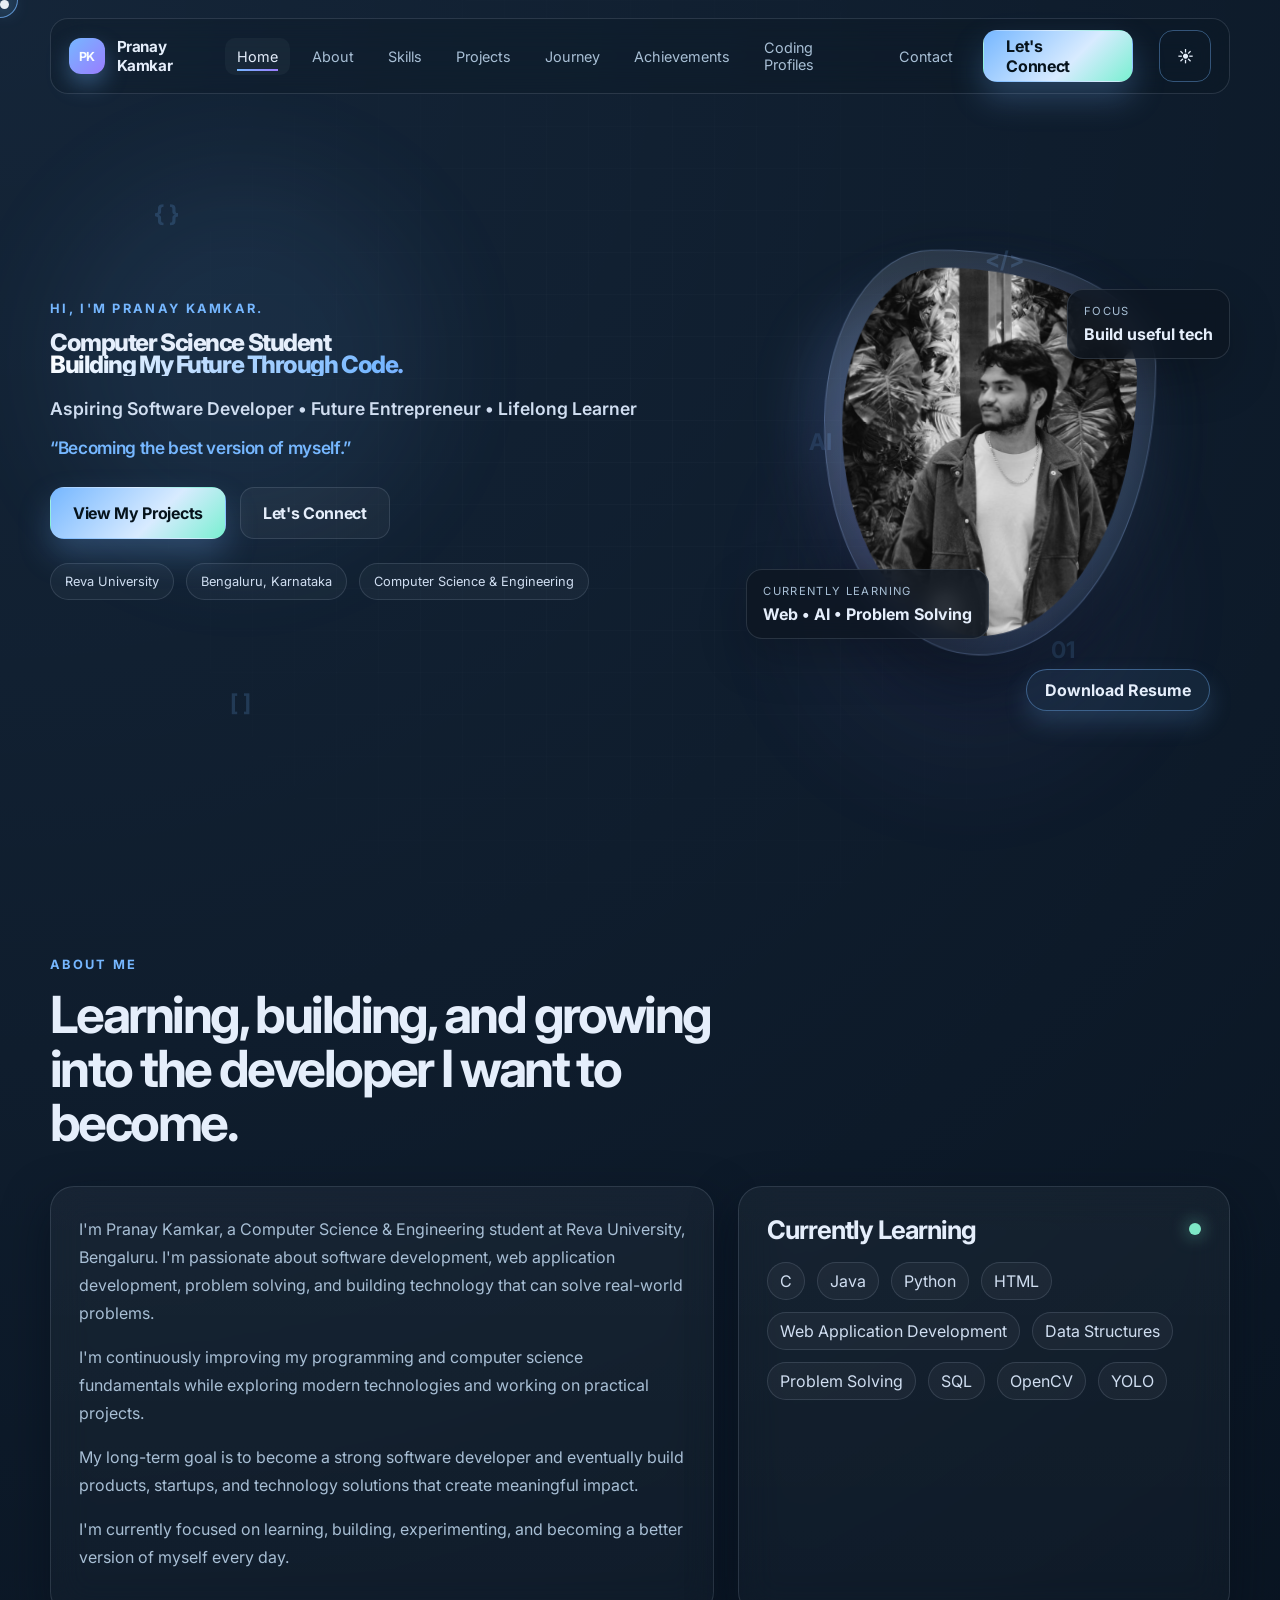
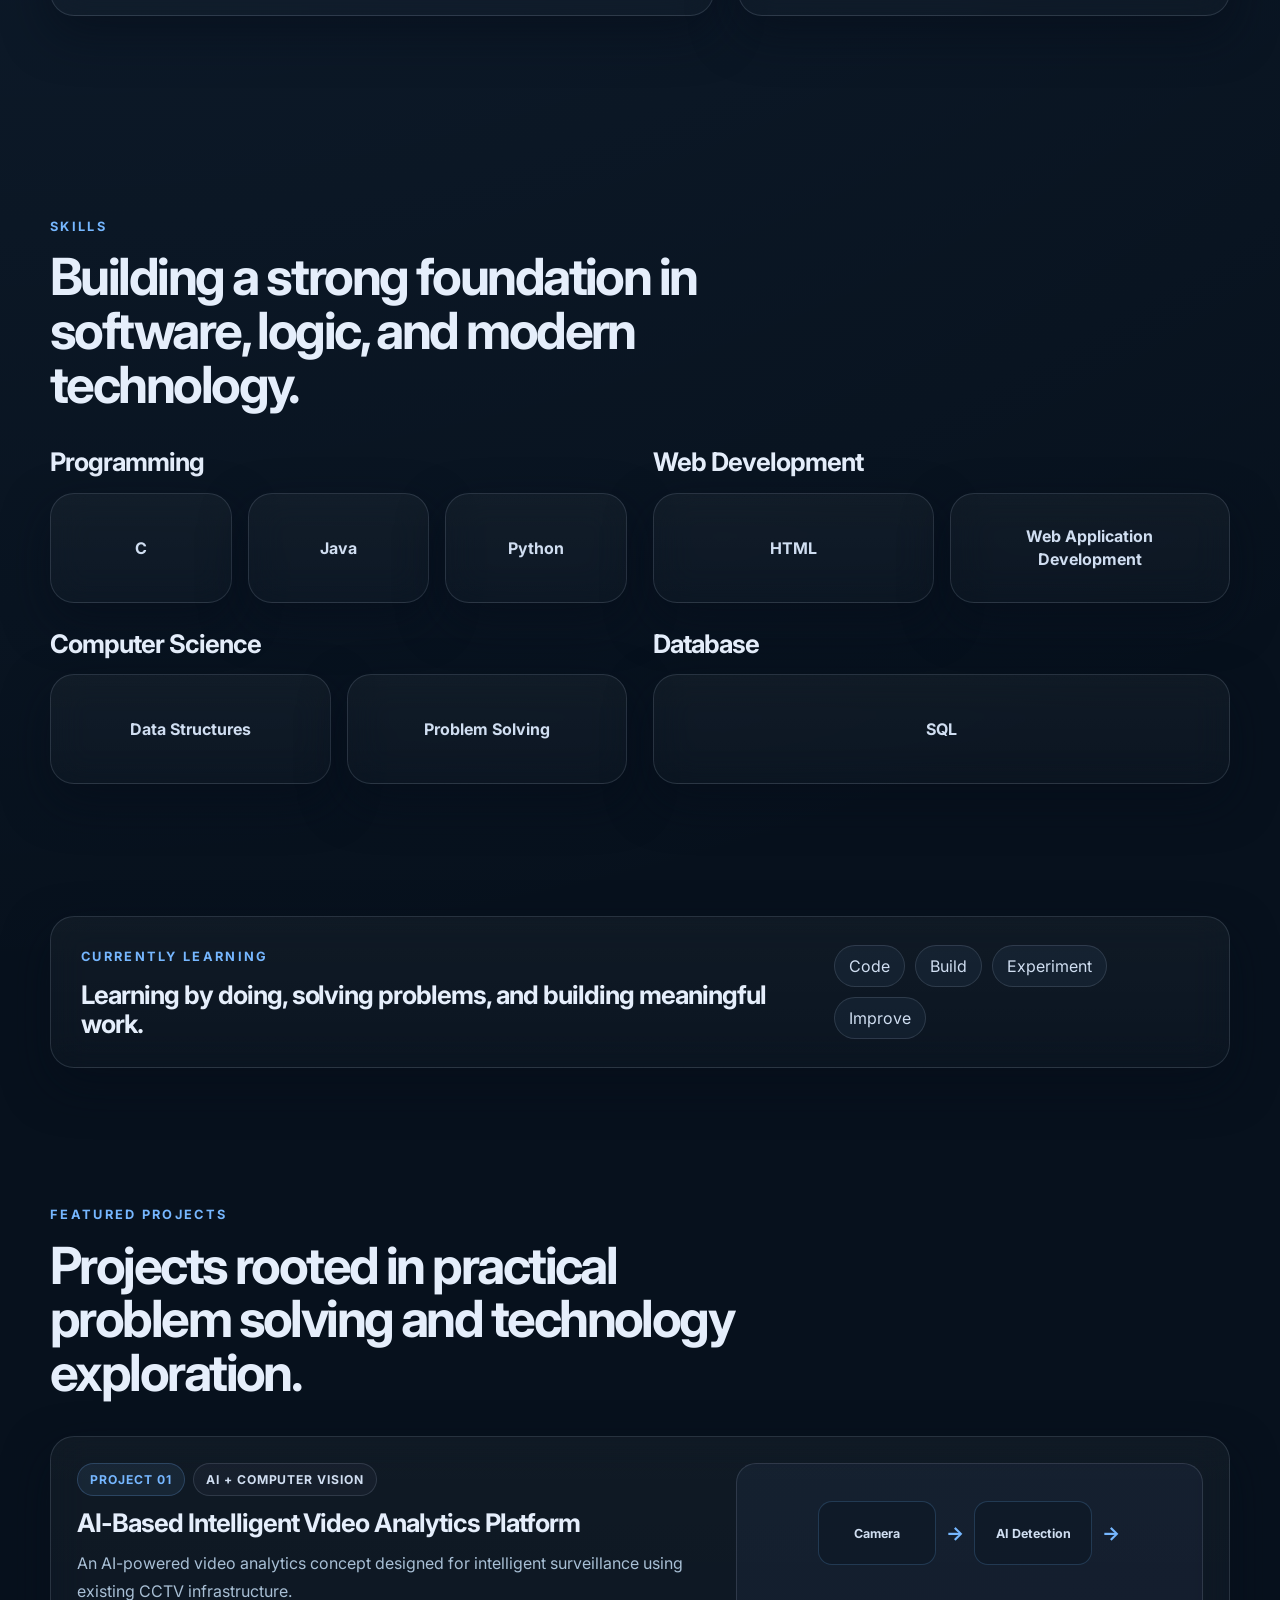
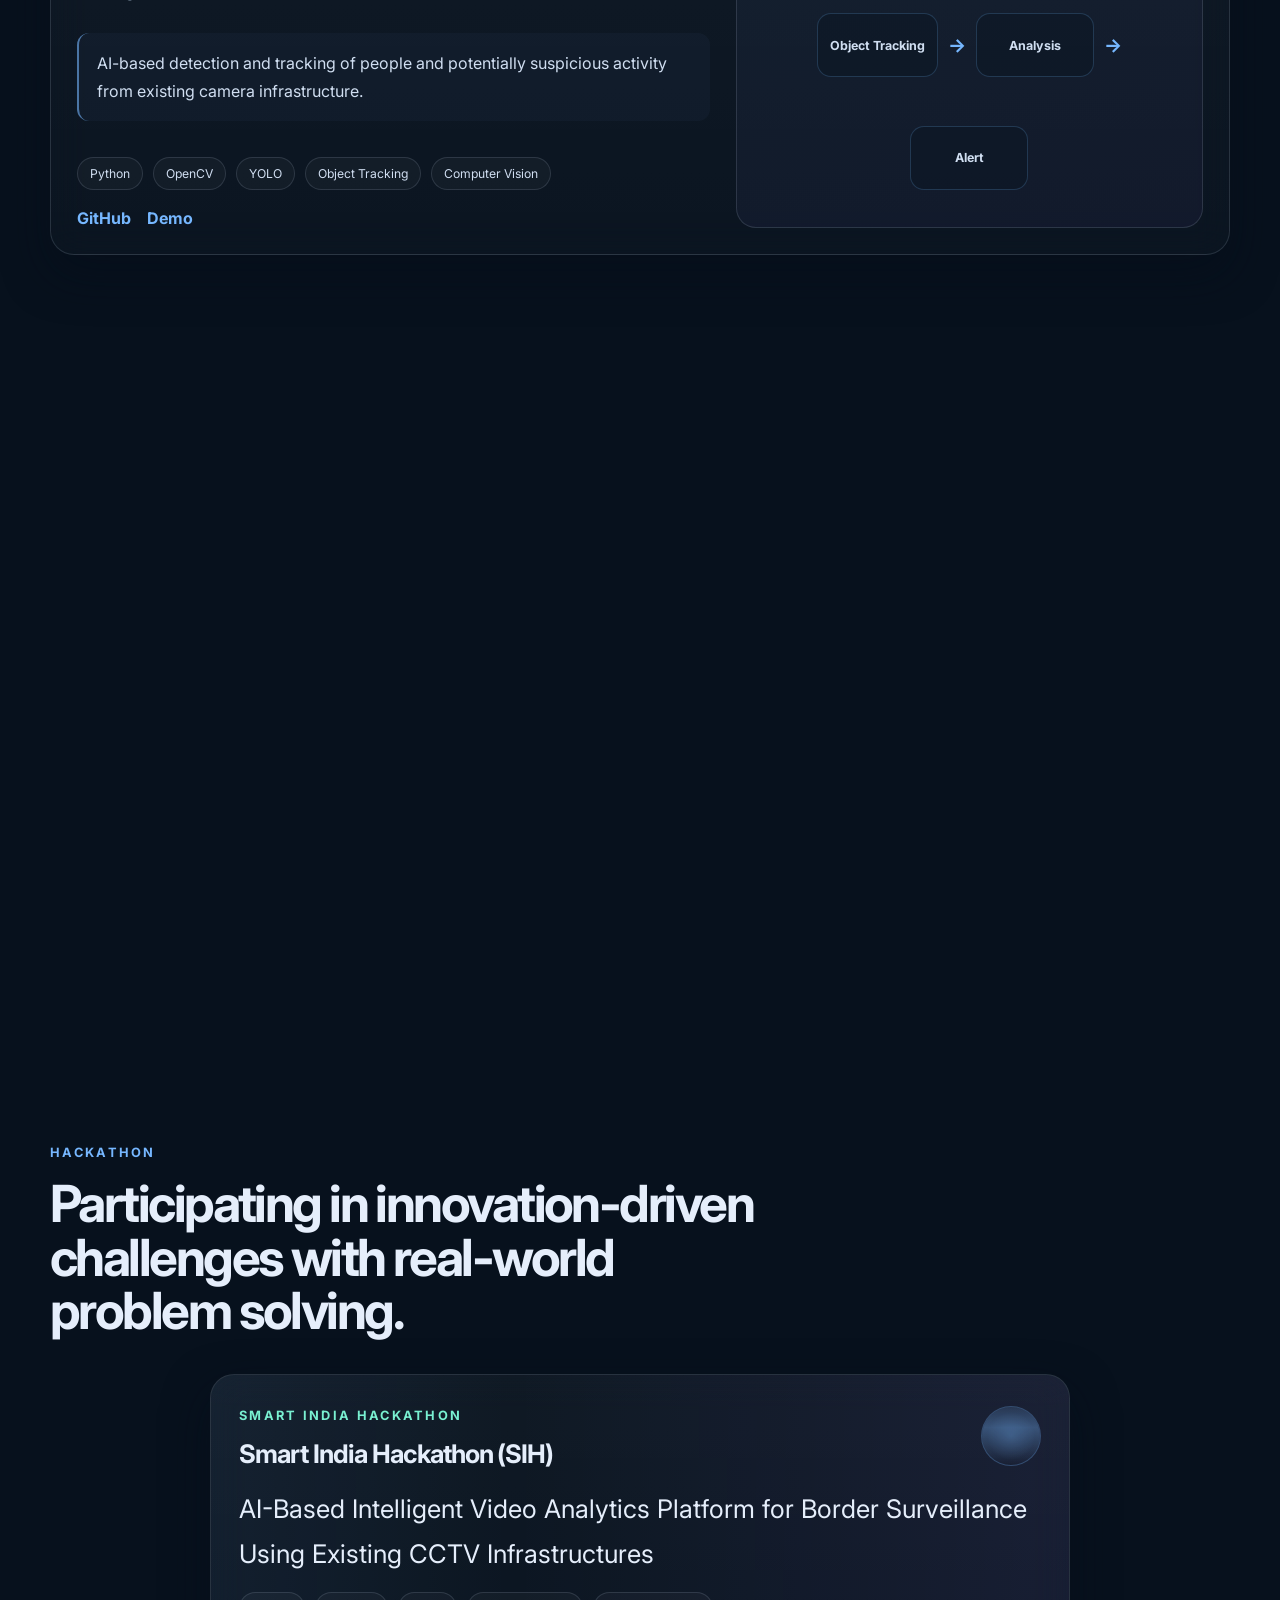
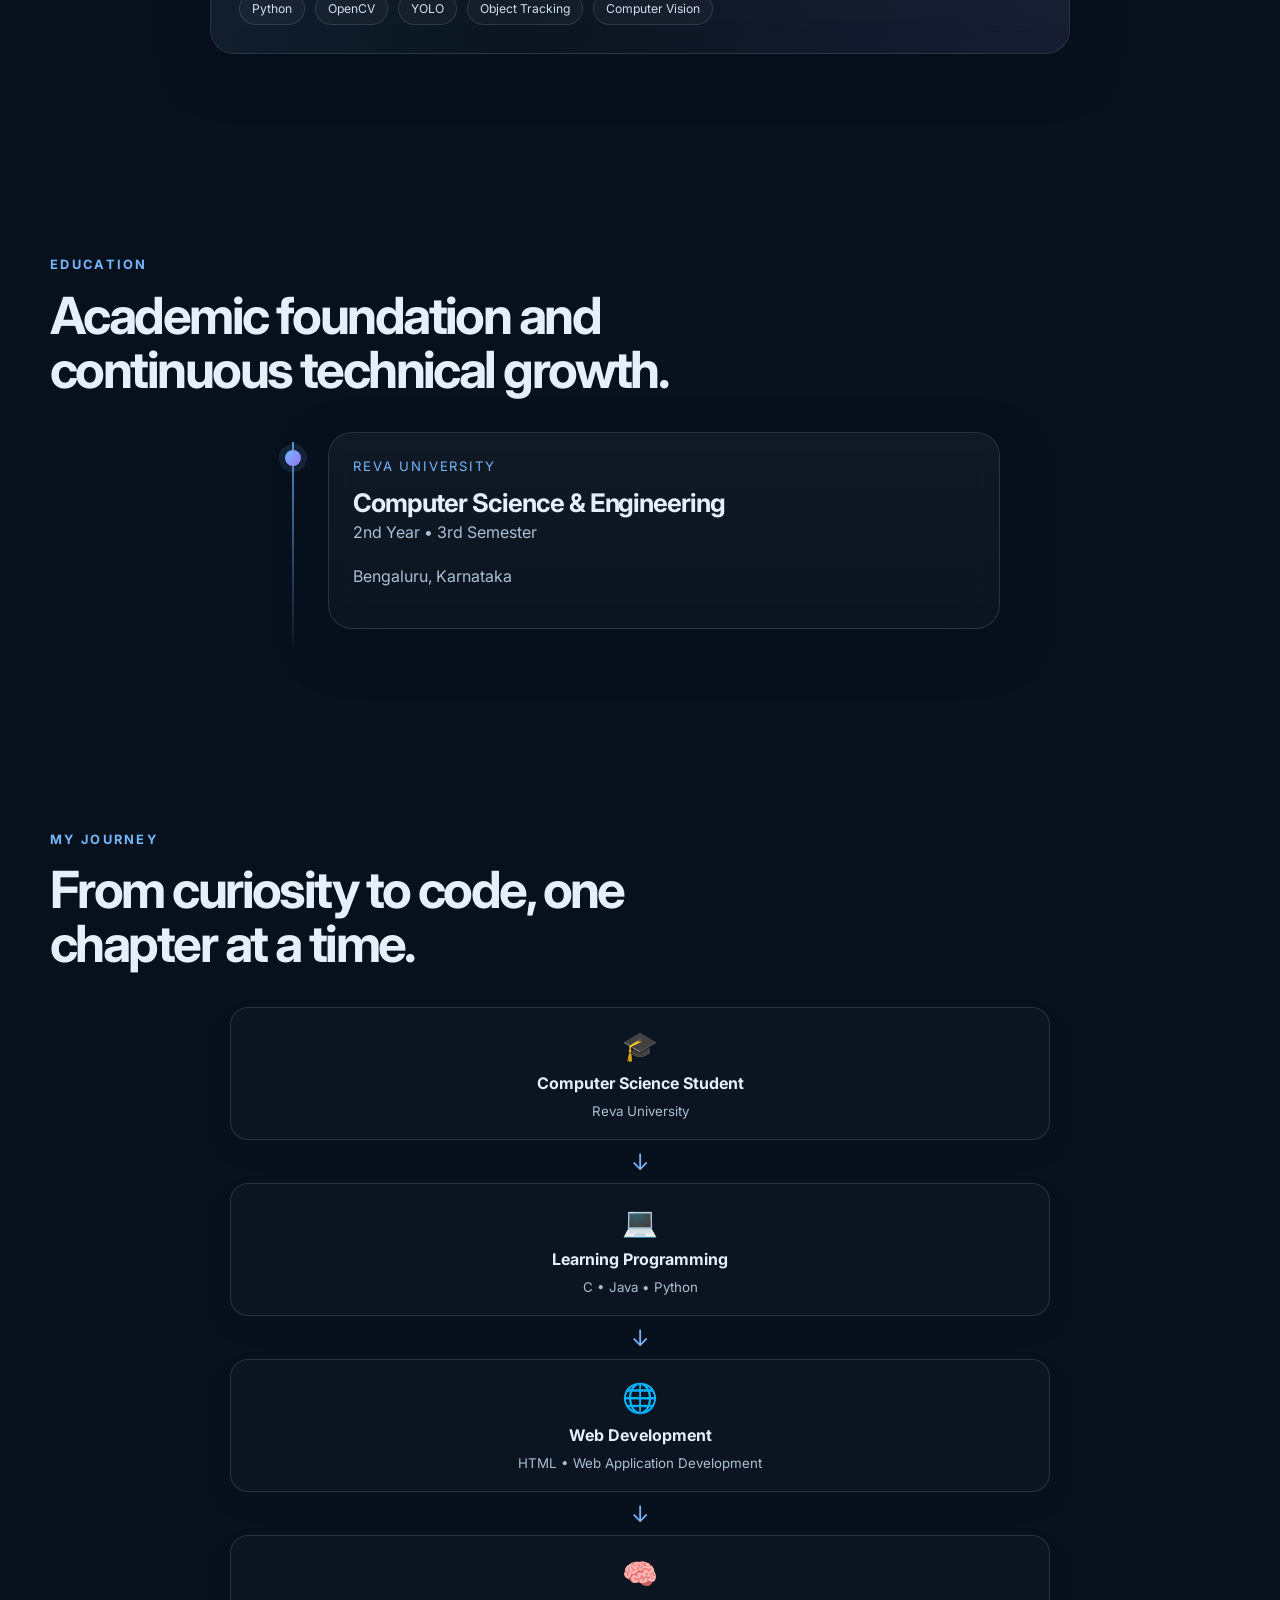
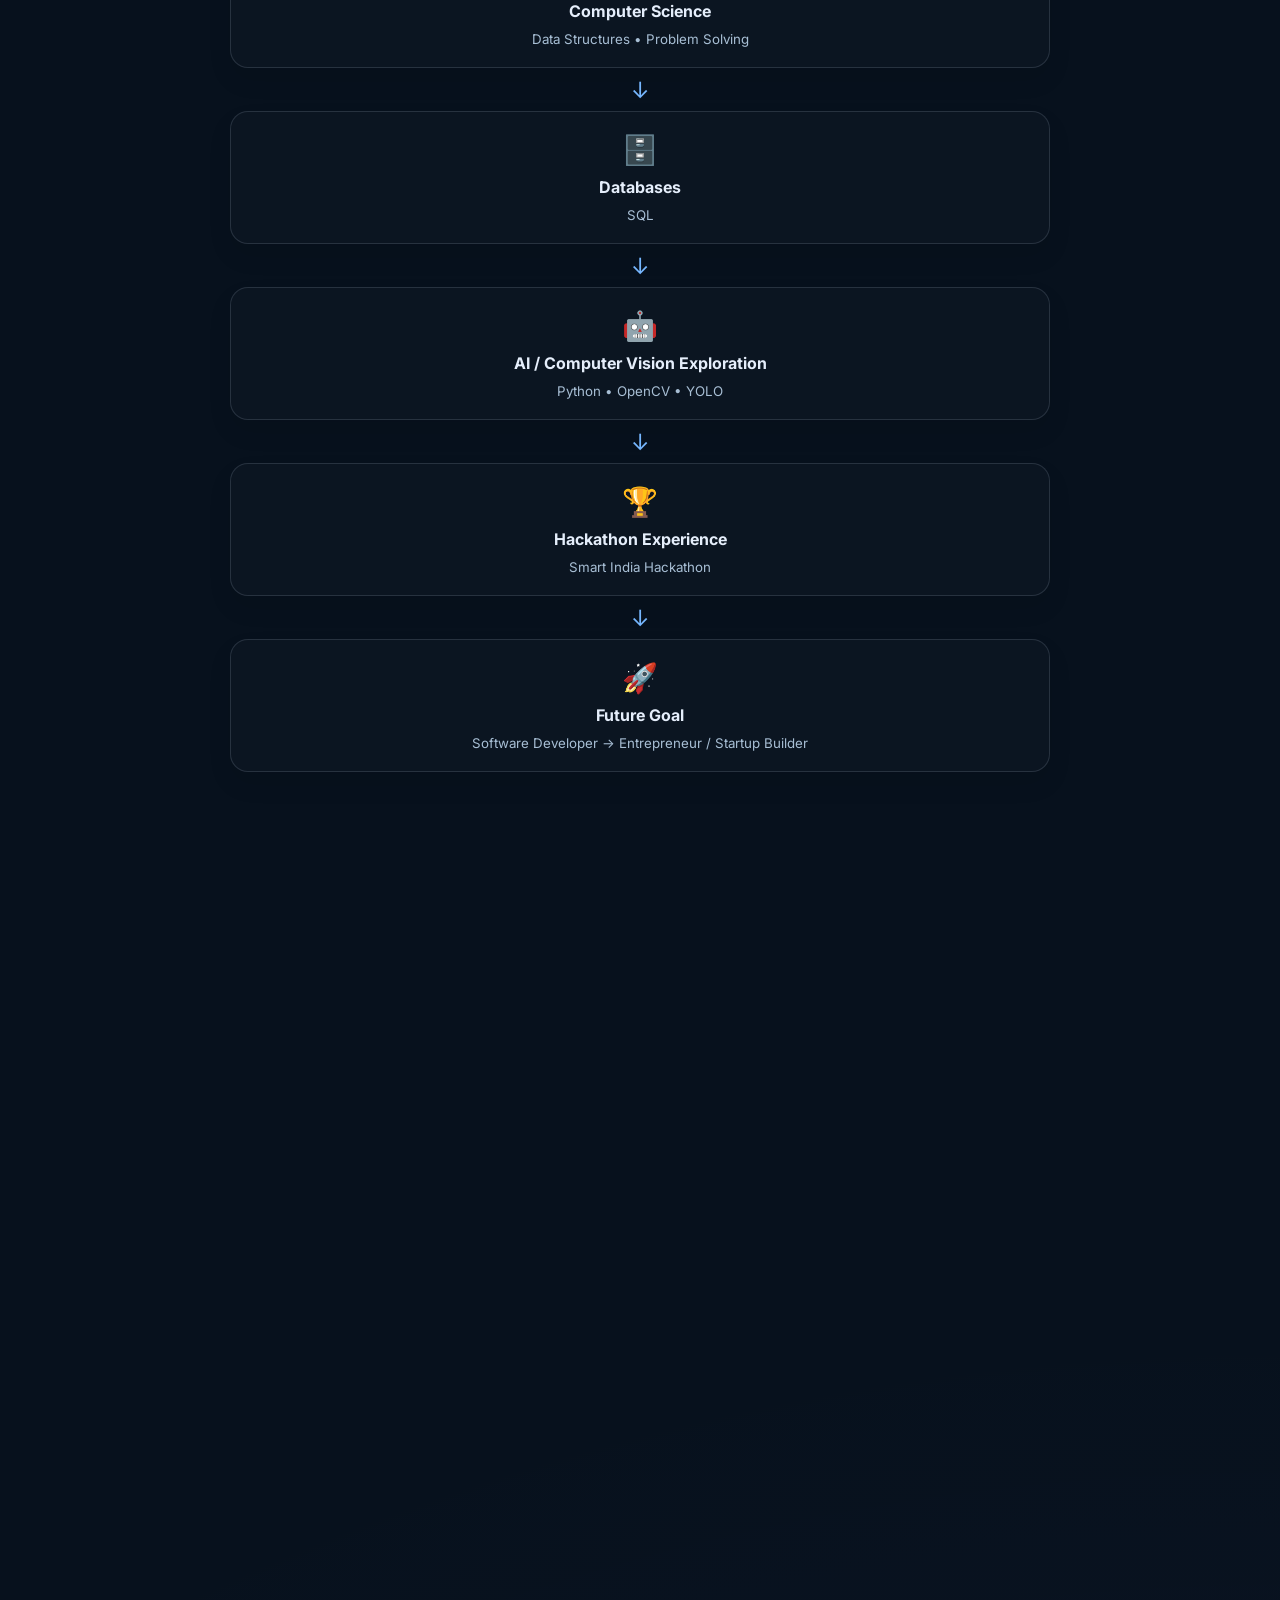
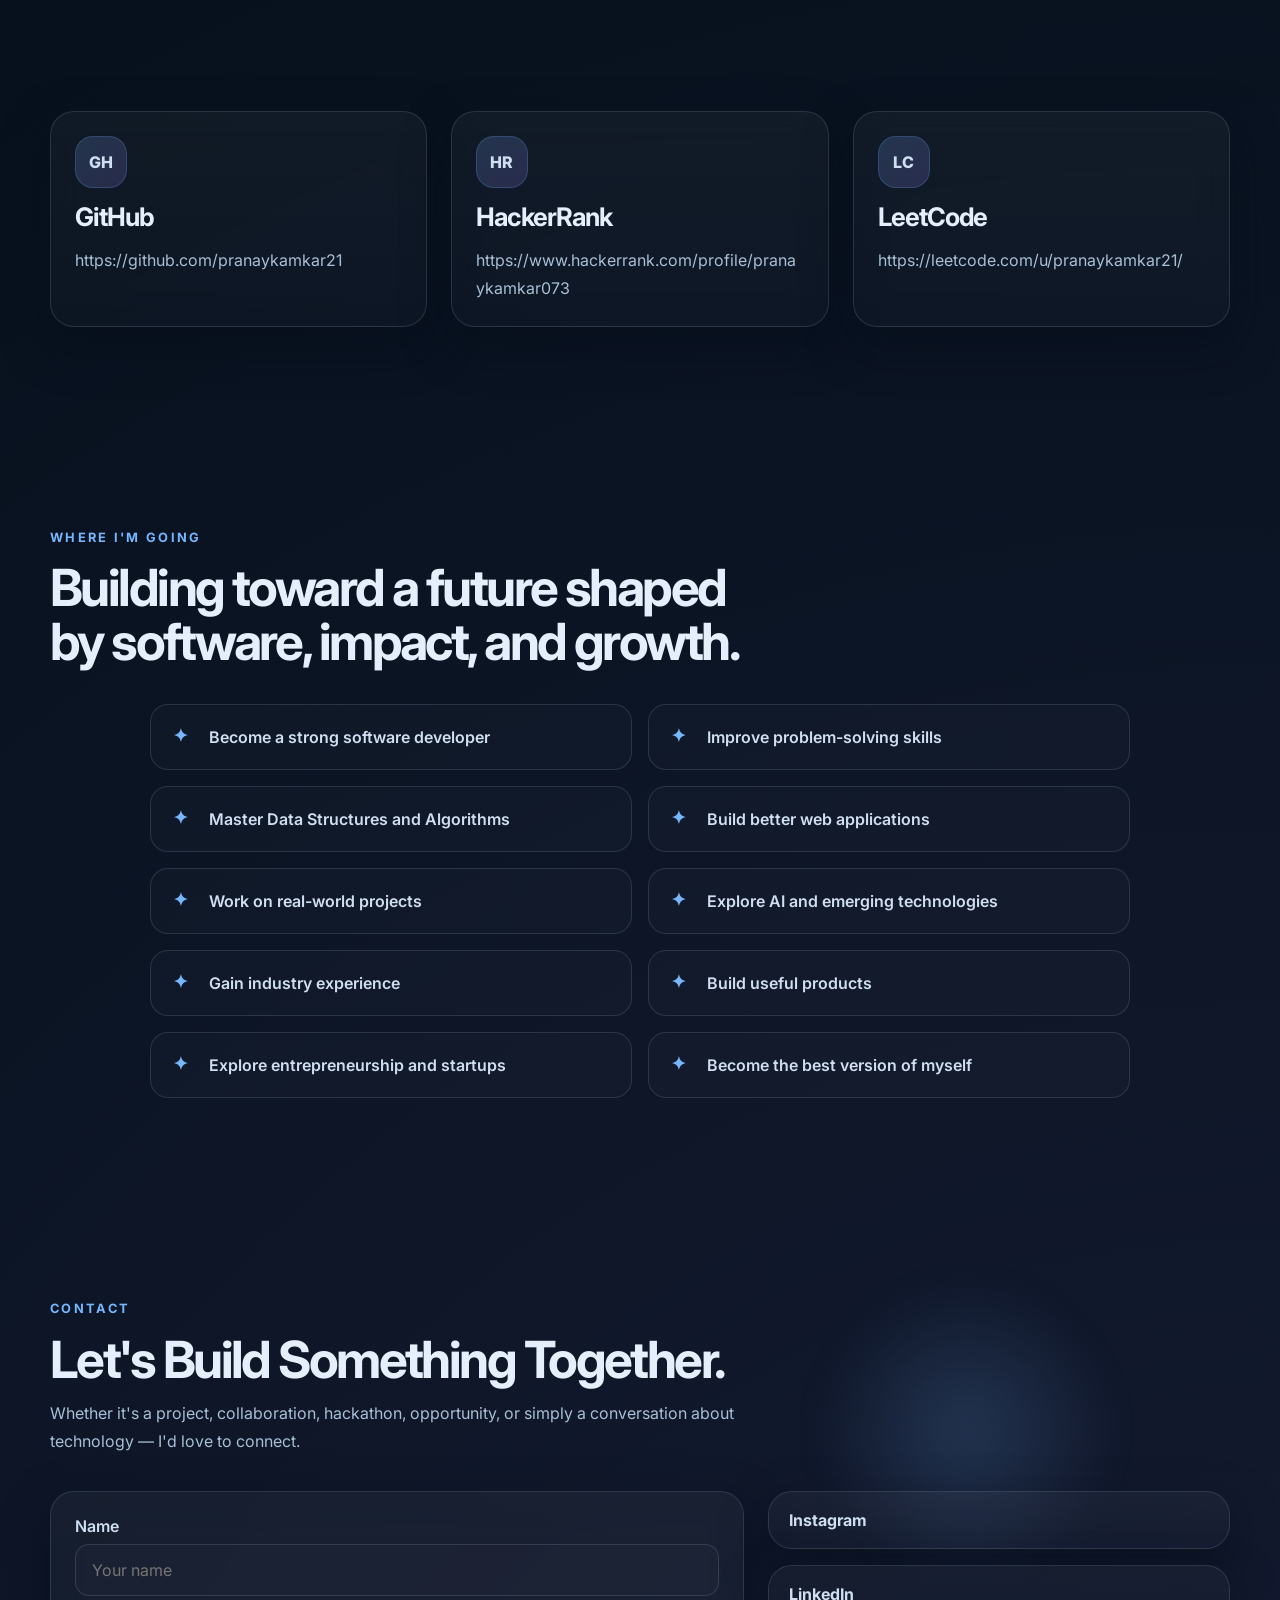
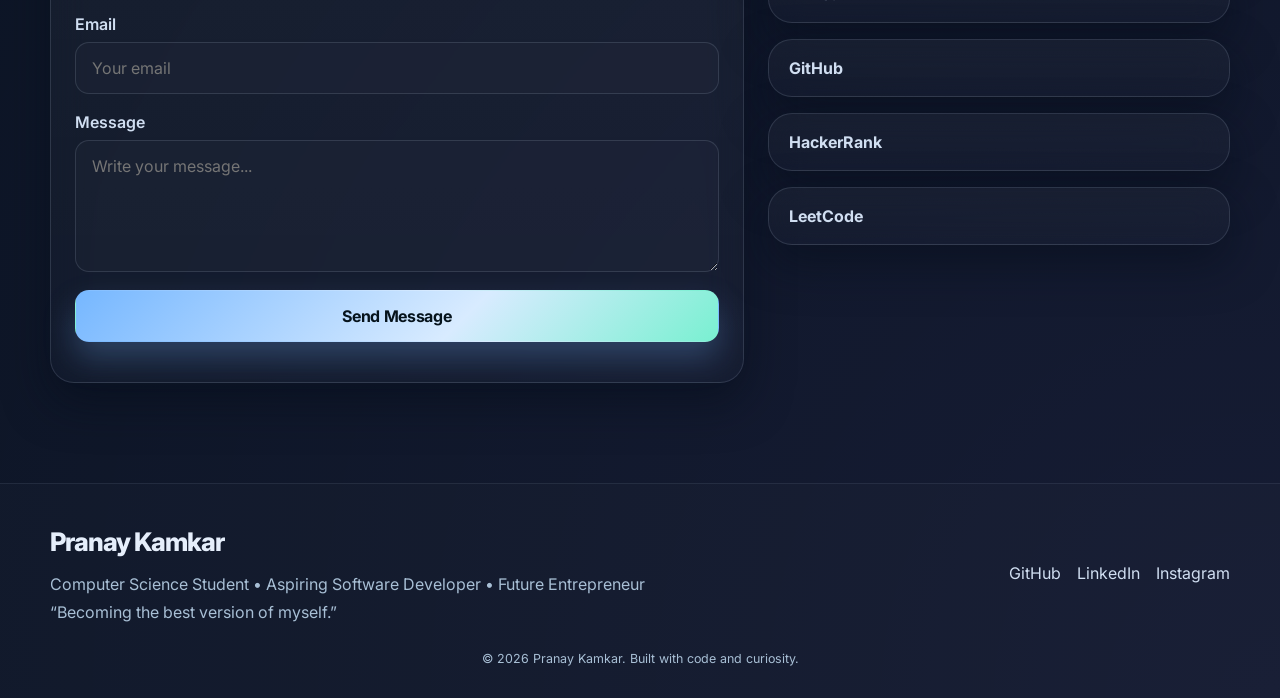
<file: index.html>
<DOCTYPE html>
<html lang="en">
  <head>
    <meta charset="UTF-8" />
    <meta name="viewport" content="width=device-width, initial-scale=1.0" />
    <title>Pranay Kamkar | Computer Science Student & Aspiring Software Developer</title>
    <meta
      name="description"
      content="Personal portfolio of Pranay Kamkar, a Computer Science & Engineering student at Reva University passionate about software development, web applications, AI, problem solving, and entrepreneurship."
    />
    <meta
      name="keywords"
      content="Pranay Kamkar, portfolio, software developer, computer science student, Reva University, web developer, AI, entrepreneurship"
    />
    <meta property="og:title" content="Pranay Kamkar | Computer Science Student & Aspiring Software Developer" />
    <meta
      property="og:description"
      content="Personal portfolio of Pranay Kamkar, a Computer Science & Engineering student at Reva University passionate about software development, web applications, AI, problem solving, and entrepreneurship."
    />
    <meta property="og:type" content="website" />
    <meta property="og:image" content="assets/profile-placeholder.svg" />
    <meta name="theme-color" content="#07111d" />
    <link rel="icon" type="image/svg+xml" href="assets/favicon.svg" />
    <link rel="preconnect" href="https://fonts.googleapis.com" />
    <link rel="preconnect" href="https://fonts.gstatic.com" crossorigin />
    <link
      href="https://fonts.googleapis.com/css2?family=Inter:wght@400;500;600;700;800;900&display=swap"
      rel="stylesheet"
    />
    <link rel="stylesheet" href="styles.css" />
  </head>
  <body>
    <div class="cursor cursor-dot"></div>
    <div class="cursor cursor-ring"></div>
    <div class="scroll-progress" aria-hidden="true"></div>

    <div class="bg-grid" aria-hidden="true"></div>
    <div class="noise" aria-hidden="true"></div>

    <header class="site-header">
      <nav class="nav container" aria-label="Main navigation">
        <a class="brand" href="#home" aria-label="Pranay Kamkar home">
          <span class="brand-mark">PK</span>
          <span class="brand-text">Pranay Kamkar</span>
        </a>

        <button class="nav-toggle" aria-label="Toggle navigation" aria-expanded="false">
          <span></span>
          <span></span>
          <span></span>
        </button>

        <div class="nav-links-wrap">
          <div class="nav-links">
            <a href="#home" class="active">Home</a>
            <a href="#about">About</a>
            <a href="#skills">Skills</a>
            <a href="#projects">Projects</a>
            <a href="#journey">Journey</a>
            <a href="#achievements">Achievements</a>
            <a href="#coding">Coding Profiles</a>
            <a href="#contact">Contact</a>
          </div>
          <a class="btn btn-primary nav-cta" href="#contact">Let's Connect</a>
        </div>
      </nav>
    </header>

    <main>
      <section id="home" class="hero section">
        <div class="orb orb-one"></div>
        <div class="orb orb-two"></div>
        <div class="hero-matrix" aria-hidden="true">
          <span>{ }</span>
          <span>&lt;/&gt;</span>
          <span>[ ]</span>
          <span>01</span>
          <span>AI</span>
        </div>

        <div class="container hero-inner">
          <div class="hero-copy reveal">
            <p class="eyebrow reveal-delay">Hi, I'm Pranay Kamkar.</p>
            <h1>
              <span class="title-block">Computer Science Student</span>
              <span class="title-block accent">Building My Future Through Code.</span>
            </h1>
            <p class="supporting-line">Aspiring Software Developer • Future Entrepreneur • Lifelong Learner</p>
            <p class="tagline">“Becoming the best version of myself.”</p>

            <div class="hero-actions">
              <a class="btn btn-primary magnet" href="#projects">View My Projects</a>
              <a class="btn btn-secondary magnet" href="#contact">Let's Connect</a>
            </div>

            <div class="hero-meta">
              <span>Reva University</span>
              <span>Bengaluru, Karnataka</span>
              <span>Computer Science & Engineering</span>
            </div>
          </div>

          <div class="hero-visual reveal reveal-delay-medium">
            <div class="profile-wrap">
              <div class="glow-ring"></div>
              <div class="profile-frame">
                <img
                  src="photo.jpeg"
                  alt="Pranay Kamkar portrait"
                />
              </div>
            </div>
            <div class="floating-panel panel-one">
              <span class="panel-label">Currently learning</span>
              <strong>Web • AI • Problem Solving</strong>
            </div>
            <div class="floating-panel panel-two">
              <span class="panel-label">Focus</span>
              <strong>Build useful tech</strong>
            </div>
            <a class="resume-chip" href="resume.pdf" download>Download Resume</a>
          </div>
        </div>
      </section>

      <section id="about" class="section">
        <div class="container section-head reveal">
          <p class="eyebrow">About Me</p>
          <h2>Learning, building, and growing into the developer I want to become.</h2>
        </div>

        <div class="container about-grid">
          <div class="glass-card about-card reveal">
            <p>
              I'm Pranay Kamkar, a Computer Science & Engineering student at Reva University,
              Bengaluru. I'm passionate about software development, web application development,
              problem solving, and building technology that can solve real-world problems.
            </p>
            <p>
              I'm continuously improving my programming and computer science fundamentals while
              exploring modern technologies and working on practical projects.
            </p>
            <p>
              My long-term goal is to become a strong software developer and eventually build
              products, startups, and technology solutions that create meaningful impact.
            </p>
            <p>
              I'm currently focused on learning, building, experimenting, and becoming a better
              version of myself every day.
            </p>
          </div>

          <div class="glass-card learning-card reveal reveal-delay-medium">
            <div class="card-heading-row">
              <h3>Currently Learning</h3>
              <span class="status-dot"></span>
            </div>
            <div class="tag-cloud">
              <span>C</span>
              <span>Java</span>
              <span>Python</span>
              <span>HTML</span>
              <span>Web Application Development</span>
              <span>Data Structures</span>
              <span>Problem Solving</span>
              <span>SQL</span>
              <span>OpenCV</span>
              <span>YOLO</span>
            </div>
          </div>
        </div>
      </section>

      <section id="skills" class="section">
        <div class="container section-head reveal">
          <p class="eyebrow">Skills</p>
          <h2>Building a strong foundation in software, logic, and modern technology.</h2>
        </div>

        <div class="container skills-grid">
          <div class="skill-group reveal">
            <h3>Programming</h3>
            <div class="skill-cards">
              <article class="glass-card skill-card tilt-card"><span>C</span></article>
              <article class="glass-card skill-card tilt-card"><span>Java</span></article>
              <article class="glass-card skill-card tilt-card"><span>Python</span></article>
            </div>
          </div>

          <div class="skill-group reveal reveal-delay-medium">
            <h3>Web Development</h3>
            <div class="skill-cards">
              <article class="glass-card skill-card tilt-card"><span>HTML</span></article>
              <article class="glass-card skill-card tilt-card"><span>Web Application Development</span></article>
            </div>
          </div>

          <div class="skill-group reveal">
            <h3>Computer Science</h3>
            <div class="skill-cards">
              <article class="glass-card skill-card tilt-card"><span>Data Structures</span></article>
              <article class="glass-card skill-card tilt-card"><span>Problem Solving</span></article>
            </div>
          </div>

          <div class="skill-group reveal reveal-delay-medium">
            <h3>Database</h3>
            <div class="skill-cards">
              <article class="glass-card skill-card tilt-card"><span>SQL</span></article>
            </div>
          </div>
        </div>
      </section>

      <section id="learning" class="section compact-section">
        <div class="container reveal">
          <div class="glass-card learning-banner">
            <div>
              <p class="eyebrow">Currently Learning</p>
              <h3>Learning by doing, solving problems, and building meaningful work.</h3>
            </div>
            <div class="mini-flow">
              <span>Code</span>
              <span>Build</span>
              <span>Experiment</span>
              <span>Improve</span>
            </div>
          </div>
        </div>
      </section>

      <section id="projects" class="section">
        <div class="container section-head reveal">
          <p class="eyebrow">Featured Projects</p>
          <h2>Projects rooted in practical problem solving and technology exploration.</h2>
        </div>

        <div class="container project-stack">
          <article class="project-feature glass-card reveal">
            <div class="project-copy">
              <div class="project-meta">
                <span class="pill">Project 01</span>
                <span class="pill muted">AI + Computer Vision</span>
              </div>
              <h3>AI-Based Intelligent Video Analytics Platform</h3>
              <p>
                An AI-powered video analytics concept designed for intelligent surveillance using
                existing CCTV infrastructure.
              </p>
              <p class="highlight">
                AI-based detection and tracking of people and potentially suspicious activity from
                existing camera infrastructure.
              </p>
              <div class="project-tech">
                <span>Python</span>
                <span>OpenCV</span>
                <span>YOLO</span>
                <span>Object Tracking</span>
                <span>Computer Vision</span>
              </div>
              <div class="project-actions">
                <a href="#" class="text-link">GitHub</a>
                <a href="#" class="text-link">Demo</a>
              </div>
            </div>

            <div class="project-visual pipeline-visual" aria-label="AI camera detection pipeline">
              <div class="pipe-node camera">Camera</div>
              <div class="pipe-arrow">→</div>
              <div class="pipe-node ai">AI Detection</div>
              <div class="pipe-arrow">→</div>
              <div class="pipe-node track">Object Tracking</div>
              <div class="pipe-arrow">→</div>
              <div class="pipe-node analysis">Analysis</div>
              <div class="pipe-arrow">→</div>
              <div class="pipe-node alert">Alert</div>
            </div>
          </article>
        </div>
      </section>

      <section id="other-projects" class="section compact-section">
        <div class="container section-head reveal">
          <p class="eyebrow">Other Projects</p>
        </div>

        <div class="container card-grid other-project-grid">
          <article class="glass-card project-card reveal tilt-card">
            <div class="project-card-top">
              <span class="pill">Project 02</span>
            </div>
            <h3>Voice Controlled Home Automation System</h3>
            <p>
              A complete home automation system concept powered by voice-driven device control and
              monitoring.
            </p>
            <div class="system-map">
              <div class="system-box">Voice Recognition Subsystem</div>
              <div class="system-flow">→</div>
              <div class="system-box">Device Control Subsystem</div>
              <div class="system-flow">→</div>
              <div class="system-box">Authentication Subsystem</div>
            </div>
            <div class="system-map secondary">
              <div class="system-box">Sensor Management</div>
              <div class="system-box">Notification</div>
              <div class="system-box">Monitoring Dashboard</div>
            </div>
            <div class="project-actions">
              <a href="#" class="text-link">GitHub</a>
              <a href="#" class="text-link">Demo</a>
            </div>
          </article>

          <article class="glass-card project-card reveal tilt-card">
            <div class="project-card-top">
              <span class="pill">Project 03</span>
            </div>
            <h3>Employee Payroll Management System</h3>
            <p>
              A software system for managing employee payroll-related information and operations,
              including employee records and payroll processing data.
            </p>
            <div class="mini-list">
              <span>Employee management</span>
              <span>Payroll processing</span>
              <span>Salary information</span>
              <span>Records</span>
              <span>Organized data management</span>
            </div>
            <div class="project-actions">
              <a href="#" class="text-link">GitHub</a>
              <a href="#" class="text-link">Demo</a>
            </div>
          </article>

          <article class="glass-card project-card reveal tilt-card">
            <div class="project-card-top">
              <span class="pill">Project 04</span>
            </div>
            <h3>Online Examination System</h3>
            <p>
              An application designed to support online examination workflows, from login to result
              handling.
            </p>
            <div class="stack-flow">
              <span>Login</span>
              <span>→</span>
              <span>Exam</span>
              <span>→</span>
              <span>Questions</span>
              <span>→</span>
              <span>Submission</span>
              <span>→</span>
              <span>Result</span>
            </div>
            <div class="project-actions">
              <a href="#" class="text-link">GitHub</a>
              <a href="#" class="text-link">Demo</a>
            </div>
          </article>
        </div>
      </section>

      <section id="hackathon" class="section">
        <div class="container section-head reveal">
          <p class="eyebrow">Hackathon</p>
          <h2>Participating in innovation-driven challenges with real-world problem solving.</h2>
        </div>

        <div class="container hackathon-wrap reveal">
          <div class="glass-card hackathon-card">
            <div class="hackathon-header">
              <div>
                <p class="eyebrow secondary">Smart India Hackathon</p>
                <h3>Smart India Hackathon (SIH)</h3>
              </div>
              <span class="scan-indicator"></span>
            </div>

            <div class="hackathon-body">
              <p class="project-title">AI-Based Intelligent Video Analytics Platform for Border Surveillance Using Existing CCTV Infrastructures</p>
              <div class="project-tech">
                <span>Python</span>
                <span>OpenCV</span>
                <span>YOLO</span>
                <span>Object Tracking</span>
                <span>Computer Vision</span>
              </div>
            </div>
          </div>
        </div>
      </section>

      <section id="education" class="section">
        <div class="container section-head reveal">
          <p class="eyebrow">Education</p>
          <h2>Academic foundation and continuous technical growth.</h2>
        </div>

        <div class="container timeline reveal">
          <div class="timeline-item">
            <div class="timeline-dot"></div>
            <div class="glass-card timeline-card">
              <p class="timeline-label">Reva University</p>
              <h3>Computer Science & Engineering</h3>
              <p>2nd Year • 3rd Semester</p>
              <p>Bengaluru, Karnataka</p>
            </div>
          </div>
        </div>
      </section>

      <section id="journey" class="section">
        <div class="container section-head reveal">
          <p class="eyebrow">My Journey</p>
          <h2>From curiosity to code, one chapter at a time.</h2>
        </div>

        <div class="container journey-road reveal">
          <div class="journey-step">
            <span>🎓</span>
            <p>Computer Science Student</p>
            <small>Reva University</small>
          </div>
          <div class="journey-arrow">↓</div>
          <div class="journey-step">
            <span>💻</span>
            <p>Learning Programming</p>
            <small>C • Java • Python</small>
          </div>
          <div class="journey-arrow">↓</div>
          <div class="journey-step">
            <span>🌐</span>
            <p>Web Development</p>
            <small>HTML • Web Application Development</small>
          </div>
          <div class="journey-arrow">↓</div>
          <div class="journey-step">
            <span>🧠</span>
            <p>Computer Science</p>
            <small>Data Structures • Problem Solving</small>
          </div>
          <div class="journey-arrow">↓</div>
          <div class="journey-step">
            <span>🗄️</span>
            <p>Databases</p>
            <small>SQL</small>
          </div>
          <div class="journey-arrow">↓</div>
          <div class="journey-step">
            <span>🤖</span>
            <p>AI / Computer Vision Exploration</p>
            <small>Python • OpenCV • YOLO</small>
          </div>
          <div class="journey-arrow">↓</div>
          <div class="journey-step">
            <span>🏆</span>
            <p>Hackathon Experience</p>
            <small>Smart India Hackathon</small>
          </div>
          <div class="journey-arrow">↓</div>
          <div class="journey-step">
            <span>🚀</span>
            <p>Future Goal</p>
            <small>Software Developer → Entrepreneur / Startup Builder</small>
          </div>
        </div>
      </section>

      <section id="achievements" class="section">
        <div class="container section-head reveal">
          <p class="eyebrow">Achievements</p>
          <h2>Progress driven by participation, learning, and building.</h2>
        </div>

        <div class="container achievements-grid reveal">
          <div class="glass-card achievement-card">
            <h3>Smart India Hackathon participation</h3>
          </div>
          <div class="glass-card achievement-card">
            <h3>Practical project development</h3>
          </div>
          <div class="glass-card achievement-card">
            <h3>GitHub development</h3>
          </div>
          <div class="glass-card achievement-card">
            <h3>Coding practice through HackerRank and LeetCode</h3>
          </div>
        </div>
      </section>

      <section id="coding" class="section">
        <div class="container section-head reveal">
          <p class="eyebrow">Coding Profiles</p>
          <h2>Continuously sharpening logic, problem-solving, and technical thinking.</h2>
        </div>

        <div class="container card-grid coding-grid">
          <a class="glass-card coding-card reveal" href="https://github.com/pranaykamkar21" target="_blank" rel="noreferrer" aria-label="Visit GitHub profile">
            <span class="platform-icon">GH</span>
            <h3>GitHub</h3>
            <p>https://github.com/pranaykamkar21</p>
          </a>

          <a class="glass-card coding-card reveal" href="https://www.hackerrank.com/profile/pranaykamkar073" target="_blank" rel="noreferrer" aria-label="Visit HackerRank profile">
            <span class="platform-icon">HR</span>
            <h3>HackerRank</h3>
            <p>https://www.hackerrank.com/profile/pranaykamkar073</p>
          </a>

          <a class="glass-card coding-card reveal" href="https://leetcode.com/u/pranaykamkar21/" target="_blank" rel="noreferrer" aria-label="Visit LeetCode profile">
            <span class="platform-icon">LC</span>
            <h3>LeetCode</h3>
            <p>https://leetcode.com/u/pranaykamkar21/</p>
          </a>
        </div>
      </section>

      <section id="goals" class="section">
        <div class="container section-head reveal">
          <p class="eyebrow">Where I'm Going</p>
          <h2>Building toward a future shaped by software, impact, and growth.</h2>
        </div>

        <div class="container goals-wrap reveal">
          <ul class="goals-list">
            <li>Become a strong software developer</li>
            <li>Improve problem-solving skills</li>
            <li>Master Data Structures and Algorithms</li>
            <li>Build better web applications</li>
            <li>Work on real-world projects</li>
            <li>Explore AI and emerging technologies</li>
            <li>Gain industry experience</li>
            <li>Build useful products</li>
            <li>Explore entrepreneurship and startups</li>
            <li>Become the best version of myself</li>
          </ul>
        </div>
      </section>

      <section id="contact" class="section contact-section">
        <div class="container section-head reveal">
          <p class="eyebrow">Contact</p>
          <h2>Let's Build Something Together.</h2>
          <p class="contact-support">
            Whether it's a project, collaboration, hackathon, opportunity, or simply a conversation
            about technology — I'd love to connect.
          </p>
        </div>

        <div class="container contact-layout">
          <div class="glass-card contact-card reveal">
            <form class="contact-form">
              <div class="field-group">
                <label for="name">Name</label>
                <input id="name" name="name" type="text" placeholder="Your name" />
              </div>
              <div class="field-group">
                <label for="email">Email</label>
                <input id="email" name="email" type="email" placeholder="Your email" />
              </div>
              <div class="field-group">
                <label for="message">Message</label>
                <textarea id="message" name="message" rows="5" placeholder="Write your message..."></textarea>
              </div>
              <button type="submit" class="btn btn-primary magnet submit-btn">Send Message</button>
            </form>
          </div>

          <div class="social-stack reveal reveal-delay-medium">
            <div class="glass-card social-card">
              <a href="https://www.instagram.com/pranay_2137" target="_blank" rel="noreferrer" aria-label="Instagram">Instagram</a>
            </div>
            <div class="glass-card social-card">
              <a href="https://www.linkedin.com/in/pranay-kamkar" target="_blank" rel="noreferrer" aria-label="LinkedIn">LinkedIn</a>
            </div>
            <div class="glass-card social-card">
              <a href="https://github.com/pranaykamkar21" target="_blank" rel="noreferrer" aria-label="GitHub">GitHub</a>
            </div>
            <div class="glass-card social-card">
              <a href="https://www.hackerrank.com/profile/pranaykamkar073" target="_blank" rel="noreferrer" aria-label="HackerRank">HackerRank</a>
            </div>
            <div class="glass-card social-card">
              <a href="https://leetcode.com/u/pranaykamkar21/" target="_blank" rel="noreferrer" aria-label="LeetCode">LeetCode</a>
            </div>
          </div>
        </div>
      </section>

    </main>

    <footer class="site-footer">
      <div class="container footer-inner">
        <div>
          <p class="footer-name">Pranay Kamkar</p>
          <p class="footer-role">Computer Science Student • Aspiring Software Developer • Future Entrepreneur</p>
          <p class="footer-tagline">“Becoming the best version of myself.”</p>
        </div>
        <div class="footer-socials" aria-label="Social media links">
          <a href="https://github.com/pranaykamkar21" target="_blank" rel="noreferrer" aria-label="GitHub">GitHub</a>
          <a href="https://www.linkedin.com/in/pranay-kamkar" target="_blank" rel="noreferrer" aria-label="LinkedIn">LinkedIn</a>
          <a href="https://www.instagram.com/pranay_2137" target="_blank" rel="noreferrer" aria-label="Instagram">Instagram</a>
        </div>
      </div>
      <p class="copyright">© 2026 Pranay Kamkar. Built with code and curiosity.</p>
    </footer>

    <div class="toast" aria-live="polite">Development mode unlocked.</div>

    <script src="script.js"></script>
  </body>
</html>
</file>
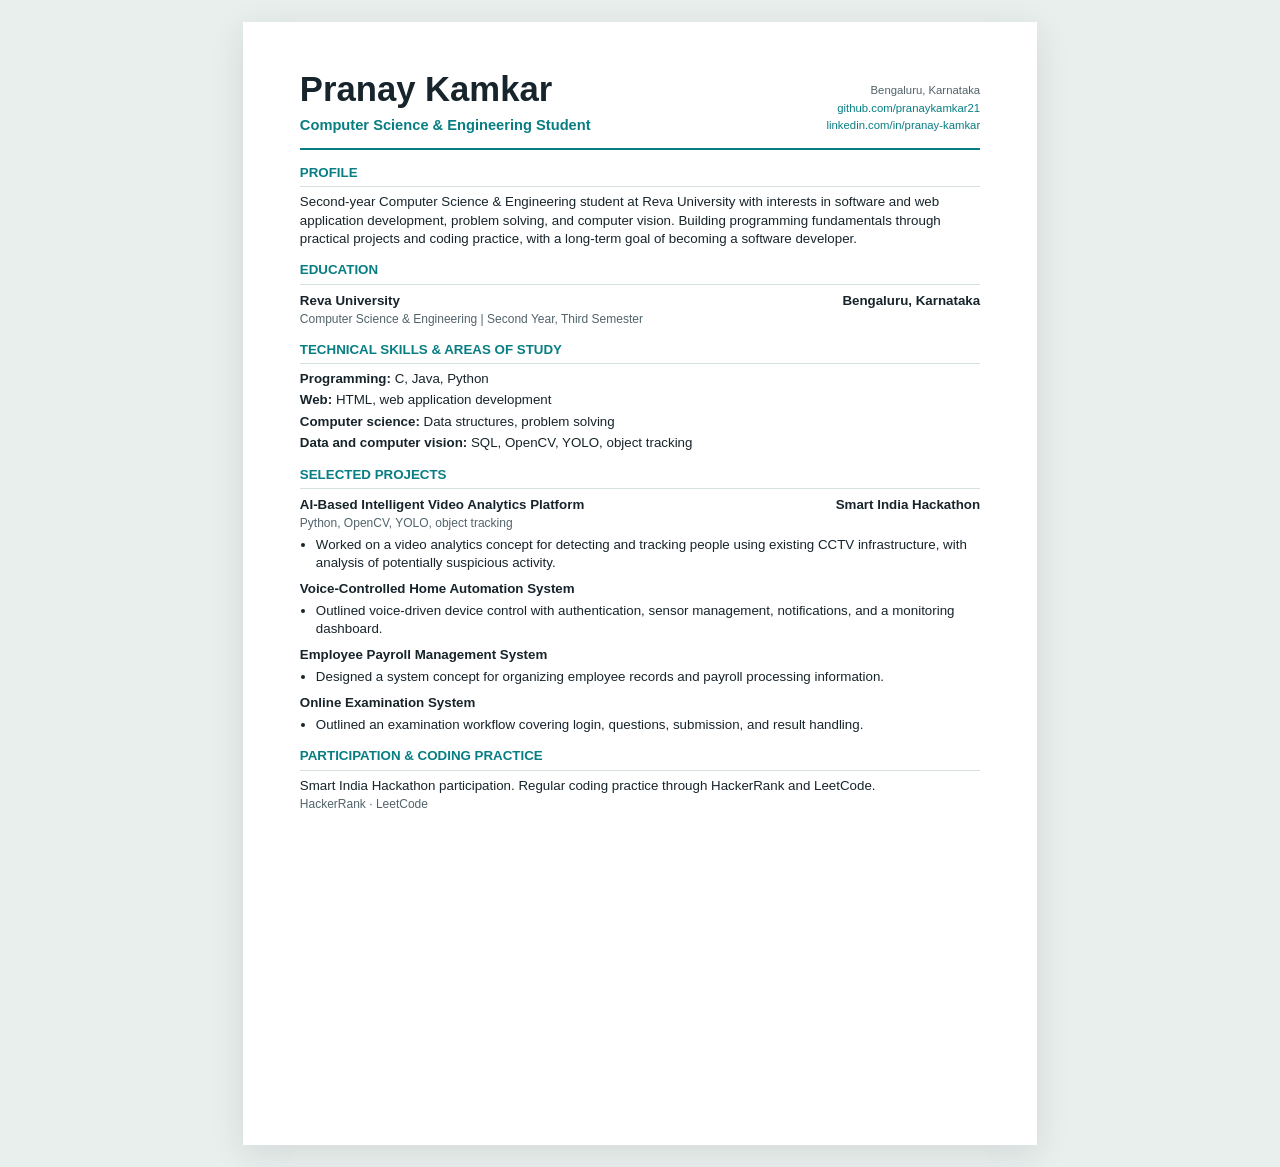
<file: resume.html>
<!DOCTYPE html>
<html lang="en">
<head>
  <meta charset="UTF-8">
  <meta name="viewport" content="width=device-width, initial-scale=1.0">
  <title>Pranay Kamkar | Resume</title>
  <style>
    :root {
      color-scheme: light;
      --ink: #17242b;
      --muted: #52636b;
      --accent: #087e83;
      --rule: #d6e1df;
      --paper: #ffffff;
    }

    * { box-sizing: border-box; }

    @page { size: A4; margin: 13mm 15mm; }

    body {
      margin: 0;
      background: #e9efed;
      color: var(--ink);
      font: 10pt/1.38 "Segoe UI", Arial, sans-serif;
    }

    main {
      width: min(210mm, 100%);
      min-height: 297mm;
      margin: 22px auto;
      padding: 13mm 15mm;
      background: var(--paper);
      box-shadow: 0 8px 32px #17242b1c;
    }

    header {
      display: flex;
      justify-content: space-between;
      gap: 20px;
      align-items: flex-end;
      border-bottom: 2px solid var(--accent);
      padding-bottom: 13px;
      margin-bottom: 14px;
    }

    h1 {
      margin: 0;
      font-size: 26pt;
      line-height: 1.05;
      letter-spacing: 0;
    }

    .role {
      margin: 7px 0 0;
      color: var(--accent);
      font-size: 11pt;
      font-weight: 650;
    }

    .contact {
      max-width: 48%;
      color: var(--muted);
      font-size: 8.5pt;
      text-align: right;
      line-height: 1.55;
    }

    a { color: inherit; text-decoration: none; }
    .contact a { color: var(--accent); }

    section { margin-top: 13px; }

    h2 {
      margin: 0 0 6px;
      padding-bottom: 4px;
      border-bottom: 1px solid var(--rule);
      color: var(--accent);
      font-size: 10pt;
      letter-spacing: 0;
      text-transform: uppercase;
    }

    p { margin: 0; }
    .entry { margin-top: 7px; }

    .entry-heading {
      display: flex;
      justify-content: space-between;
      gap: 12px;
      font-weight: 700;
    }

    .entry-subtitle {
      margin-top: 1px;
      color: var(--muted);
      font-size: 9pt;
    }

    ul {
      margin: 4px 0 0;
      padding-left: 16px;
    }

    li { margin: 2px 0; }

    .skills p { margin: 3px 0; }
    .skills strong { color: var(--ink); }

    @media screen and (max-width: 600px) {
      main { min-height: 0; margin: 0; padding: 24px 20px; }
      header { align-items: flex-start; flex-direction: column; gap: 8px; }
      .contact { max-width: 100%; text-align: left; }
    }

    @media print {
      body { background: #fff; font-size: 9.5pt; }
      main { width: auto; min-height: 0; margin: 0; padding: 0; box-shadow: none; }
      a { color: inherit; }
      section, .entry { break-inside: avoid; }
    }
  </style>
</head>
<body>
  <main>
    <header>
      <div>
        <h1>Pranay Kamkar</h1>
        <p class="role">Computer Science &amp; Engineering Student</p>
      </div>
      <div class="contact">
        Bengaluru, Karnataka<br>
        <a href="https://github.com/pranaykamkar21">github.com/pranaykamkar21</a><br>
        <a href="https://www.linkedin.com/in/pranay-kamkar">linkedin.com/in/pranay-kamkar</a>
      </div>
    </header>

    <section>
      <h2>Profile</h2>
      <p>Second-year Computer Science &amp; Engineering student at Reva University with interests in software and web application development, problem solving, and computer vision. Building programming fundamentals through practical projects and coding practice, with a long-term goal of becoming a software developer.</p>
    </section>

    <section>
      <h2>Education</h2>
      <div class="entry">
        <div class="entry-heading"><span>Reva University</span><span>Bengaluru, Karnataka</span></div>
        <p class="entry-subtitle">Computer Science &amp; Engineering | Second Year, Third Semester</p>
      </div>
    </section>

    <section class="skills">
      <h2>Technical Skills &amp; Areas of Study</h2>
      <p><strong>Programming:</strong> C, Java, Python</p>
      <p><strong>Web:</strong> HTML, web application development</p>
      <p><strong>Computer science:</strong> Data structures, problem solving</p>
      <p><strong>Data and computer vision:</strong> SQL, OpenCV, YOLO, object tracking</p>
    </section>

    <section>
      <h2>Selected Projects</h2>
      <div class="entry">
        <div class="entry-heading"><span>AI-Based Intelligent Video Analytics Platform</span><span>Smart India Hackathon</span></div>
        <p class="entry-subtitle">Python, OpenCV, YOLO, object tracking</p>
        <ul><li>Worked on a video analytics concept for detecting and tracking people using existing CCTV infrastructure, with analysis of potentially suspicious activity.</li></ul>
      </div>
      <div class="entry">
        <div class="entry-heading"><span>Voice-Controlled Home Automation System</span></div>
        <ul><li>Outlined voice-driven device control with authentication, sensor management, notifications, and a monitoring dashboard.</li></ul>
      </div>
      <div class="entry">
        <div class="entry-heading"><span>Employee Payroll Management System</span></div>
        <ul><li>Designed a system concept for organizing employee records and payroll processing information.</li></ul>
      </div>
      <div class="entry">
        <div class="entry-heading"><span>Online Examination System</span></div>
        <ul><li>Outlined an examination workflow covering login, questions, submission, and result handling.</li></ul>
      </div>
    </section>

    <section>
      <h2>Participation &amp; Coding Practice</h2>
      <p>Smart India Hackathon participation. Regular coding practice through HackerRank and LeetCode.</p>
      <p class="entry-subtitle">
        <a href="https://www.hackerrank.com/profile/pranaykamkar073">HackerRank</a> ·
        <a href="https://leetcode.com/u/pranaykamkar21/">LeetCode</a>
      </p>
    </section>
  </main>
</body>
</html>
</file>
<file: styles.css>
:root {
  --bg: #07111d;
  --bg-strong: #020a12;
  --panel: rgba(15, 27, 41, 0.65);
  --panel-strong: rgba(13, 22, 33, 0.9);
  --panel-soft: rgba(18, 30, 46, 0.75);
  --border: rgba(148, 163, 184, 0.2);
  --text: #e5eefb;
  --muted: #a8bfd5;
  --soft: #d0def1;
  --primary: #76b7ff;
  --primary-deep: #3d8cff;
  --secondary: #9a7dff;
  --accent: #79f0d1;
  --shadow: rgba(6, 13, 25, 0.55);
  --glow: rgba(118, 183, 255, 0.4);
  --white: #f7fbff;
  --success: #7ee7c6;
  --radius: 24px;
  --container: min(1180px, calc(100% - 40px));
  --header-h: 86px;
  --transition: 240ms ease;
}

body.light-mode {
  --bg: #edf4ff;
  --bg-strong: #dfe9f9;
  --panel: rgba(255, 255, 255, 0.72);
  --panel-strong: rgba(255, 255, 255, 0.9);
  --panel-soft: rgba(245, 249, 255, 0.82);
  --border: rgba(90, 120, 170, 0.2);
  --text: #0d1b2a;
  --muted: #37506d;
  --soft: #19314b;
  --primary: #2563eb;
  --primary-deep: #1d4ed8;
  --secondary: #7c3aed;
  --accent: #10b981;
  --shadow: rgba(14, 31, 49, 0.12);
  --glow: rgba(37, 99, 235, 0.16);
  --white: #ffffff;
  --success: #10b981;
}

html {
  scroll-behavior: smooth;
}

* {
  box-sizing: border-box;
}

body {
  margin: 0;
  font-family: "Inter", sans-serif;
  background:
    radial-gradient(circle at top left, rgba(118, 183, 255, 0.12), transparent 25%),
    radial-gradient(circle at bottom right, rgba(154, 125, 255, 0.1), transparent 25%),
    var(--bg);
  color: var(--text);
  min-height: 100vh;
  transition: background var(--transition), color var(--transition);
  overflow-x: hidden;
}

img {
  max-width: 100%;
  display: block;
}

a {
  color: inherit;
  text-decoration: none;
}

button,
input,
textarea {
  font: inherit;
}

.container {
  width: var(--container);
  margin-inline: auto;
}

.section {
  position: relative;
  padding: 100px 0;
}

.compact-section {
  padding-top: 32px;
  padding-bottom: 36px;
}

.section-head {
  margin-bottom: 36px;
}

.eyebrow {
  margin: 0 0 12px;
  font-size: 0.8rem;
  letter-spacing: 0.18em;
  text-transform: uppercase;
  color: var(--primary);
  font-weight: 700;
}

.eyebrow.secondary {
  color: var(--accent);
}

h1, h2, h3, h4, p {
  margin-top: 0;
}

h1 {
  margin-bottom: 16px;
  font-weight: 800;
  line-height: 0.92;
  letter-spacing: -0.06em;
}

h2 {
  margin-bottom: 0;
  font-size: clamp(2.1rem, 4vw, 3.4rem);
  line-height: 1.05;
  letter-spacing: -0.05em;
  max-width: 720px;
}

h3 {
  margin-bottom: 0;
  font-size: clamp(1.35rem, 2vw, 1.8rem);
  line-height: 1.15;
  letter-spacing: -0.04em;
}

p {
  color: var(--muted);
  line-height: 1.75;
}

.glass-card {
  background: linear-gradient(180deg, rgba(255,255,255,0.04), rgba(255,255,255,0.02));
  border: 1px solid var(--border);
  box-shadow: 0 18px 45px var(--shadow);
  -webkit-backdrop-filter: blur(18px);
  backdrop-filter: blur(18px);
  border-radius: var(--radius);
}

.site-header {
  position: sticky;
  top: 0;
  z-index: 30;
  padding-top: 18px;
  transition: padding var(--transition), background var(--transition);
}

.site-header.scrolled {
  padding-top: 10px;
}

.nav {
  height: 76px;
  display: flex;
  align-items: center;
  justify-content: space-between;
  border: 1px solid var(--border);
  padding: 0 18px 0 18px;
  border-radius: 18px;
  background: rgba(10, 17, 25, 0.18);
  backdrop-filter: blur(18px);
  -webkit-backdrop-filter: blur(18px);
  transition: background var(--transition), border-color var(--transition), box-shadow var(--transition);
}

.site-header.scrolled .nav {
  background: rgba(8, 15, 23, 0.52);
  border-color: rgba(148, 163, 184, 0.3);
  box-shadow: 0 0 0 1px rgba(148, 163, 184, 0.08), 0 18px 45px rgba(5, 9, 16, 0.18);
}

body.light-mode .site-header.scrolled .nav {
  background: rgba(255, 255, 255, 0.62);
}

.brand {
  display: inline-flex;
  align-items: center;
  gap: 12px;
  font-weight: 700;
  letter-spacing: -0.03em;
}

.brand-mark {
  width: 36px;
  height: 36px;
  display: grid;
  place-items: center;
  border-radius: 12px;
  background: linear-gradient(135deg, var(--primary), var(--secondary));
  color: var(--white);
  font-size: 0.78rem;
  box-shadow: 0 10px 22px rgba(118, 183, 255, 0.34);
}

.brand-text {
  font-size: 0.95rem;
}

.nav-links-wrap {
  display: flex;
  align-items: center;
  gap: 18px;
}

.nav-links {
  display: flex;
  align-items: center;
  gap: 10px;
}

.nav-links a {
  position: relative;
  font-size: 0.9rem;
  color: var(--muted);
  padding: 10px 12px;
  border-radius: 10px;
  transition: color var(--transition), background var(--transition);
}

.nav-links a::after {
  content: "";
  position: absolute;
  left: 12px;
  right: 12px;
  bottom: 4px;
  height: 2px;
  background: linear-gradient(90deg, var(--primary), var(--secondary));
  transform: scaleX(0);
  transform-origin: left;
  transition: transform var(--transition);
}

.nav-links a:hover,
.nav-links a.active {
  color: var(--text);
  background: rgba(148, 163, 184, 0.06);
}

.nav-links a:hover::after,
.nav-links a.active::after {
  transform: scaleX(1);
}

.nav-toggle {
  display: none;
  width: 42px;
  height: 42px;
  border-radius: 12px;
  border: 1px solid var(--border);
  background: rgba(255,255,255,0.02);
  color: var(--text);
  cursor: pointer;
}

.nav-toggle span {
  display: block;
  width: 18px;
  height: 2px;
  background: var(--text);
  margin: 4px auto;
  border-radius: 999px;
}

.btn {
  display: inline-flex;
  align-items: center;
  justify-content: center;
  min-height: 52px;
  padding: 0 22px;
  border-radius: 14px;
  border: 1px solid transparent;
  font-weight: 700;
  letter-spacing: -0.02em;
  transition: transform var(--transition), box-shadow var(--transition), border-color var(--transition), background var(--transition);
  position: relative;
  overflow: hidden;
}

.btn::before {
  content: "";
  position: absolute;
  inset: 0;
  background: linear-gradient(125deg, rgba(255,255,255,0.18), transparent 32%, rgba(255,255,255,0.1));
  opacity: 0;
  transition: opacity var(--transition);
}

.btn:hover::before {
  opacity: 1;
}

.btn:hover {
  transform: translateY(-2px);
}

.btn-primary {
  color: #06131c;
  background: linear-gradient(135deg, var(--primary), #d8ebff 60%, var(--accent));
  box-shadow: 0 16px 32px rgba(118, 183, 255, 0.26);
}

.btn-secondary {
  background: rgba(255,255,255,0.04);
  border-color: var(--border);
  color: var(--text);
}

.btn-ghost {
  background: transparent;
  border-color: rgba(118, 183, 255, 0.38);
  color: var(--text);
}

.scroll-progress {
  position: fixed;
  left: 0;
  top: 0;
  width: 0;
  height: 4px;
  z-index: 999;
  background: linear-gradient(90deg, var(--primary), var(--secondary), var(--accent));
  box-shadow: 0 0 18px rgba(118, 183, 255, 0.6);
}

.dark-toggle {
  min-width: 52px;
  padding: 0 16px;
  margin-left: 8px;
}

.hero {
  position: relative;
  min-height: 760px;
  display: flex;
  align-items: center;
  padding-top: 50px;
}

.hero-inner {
  display: grid;
  grid-template-columns: 1.15fr 0.85fr;
  align-items: center;
  gap: 42px;
  position: relative;
  z-index: 2;
}

.hero-copy {
  max-width: 670px;
}

.eyebrow {
  position: relative;
  display: inline-block;
}

.title-block {
  display: block;
}

.accent {
  background: linear-gradient(135deg, #ffffff, var(--primary), var(--secondary));
  -webkit-background-clip: text;
  background-clip: text;
  -webkit-text-fill-color: transparent;
}

.supporting-line {
  margin: 18px 0 8px;
  font-size: 1.1rem;
  font-weight: 600;
  color: var(--soft);
}

.tagline {
  margin: 6px 0 20px;
  font-size: 1.08rem;
  color: var(--primary);
  font-weight: 600;
  letter-spacing: -0.02em;
}

.hero-actions {
  display: flex;
  flex-wrap: wrap;
  gap: 14px;
  margin-top: 24px;
}

.hero-meta {
  display: flex;
  flex-wrap: wrap;
  gap: 12px;
  margin-top: 24px;
}

.hero-meta span {
  display: inline-flex;
  align-items: center;
  min-height: 36px;
  padding: 10px 14px;
  border-radius: 999px;
  background: rgba(148, 163, 184, 0.06);
  border: 1px solid var(--border);
  color: var(--soft);
  font-size: 0.8rem;
}

.hero-visual {
  position: relative;
  display: flex;
  align-items: center;
  justify-content: center;
  min-height: 560px;
}

.profile-wrap {
  position: relative;
  width: min(430px, 80vw);
  aspect-ratio: 0.92;
  display: grid;
  place-items: center;
  animation: float 7s ease-in-out infinite;
}

.glow-ring {
  position: absolute;
  inset: 14% 12%;
  border-radius: 30% 70% 58% 42% / 38% 42% 58% 62%;
  background: linear-gradient(135deg, rgba(118,183,255,0.28), rgba(154,125,255,0.24), rgba(121,240,209,0.15));
  filter: blur(28px);
  transform: rotate(-18deg);
}

.profile-frame {
  position: relative;
  width: 78%;
  aspect-ratio: 0.82;
  padding: 18px;
  border-radius: 32% 68% 52% 48% / 42% 30% 70% 58%;
  background: linear-gradient(135deg, rgba(255,255,255,0.12), rgba(118,183,255,0.05));
  border: 1px solid rgba(160, 193, 255, 0.26);
  box-shadow: 0 28px 70px rgba(8, 17, 29, 0.54);
  transform: perspective(1200px) rotateY(-6deg) rotateX(6deg);
}

.profile-frame img {
  width: 100%;
  height: 100%;
  object-fit: cover;
  border-radius: 32% 68% 52% 48% / 42% 30% 70% 58%;
  background: linear-gradient(135deg, rgba(13, 22, 33, 0.6), rgba(66, 102, 157, 0.35));
}

.floating-panel {
  position: absolute;
  padding: 14px 16px;
  border: 1px solid var(--border);
  border-radius: 16px;
  background: rgba(13, 22, 33, 0.72);
  box-shadow: 0 18px 50px rgba(0, 0, 0, 0.2);
  backdrop-filter: blur(12px);
}

.resume-chip {
  position: absolute;
  right: 20px;
  bottom: 18px;
  display: inline-flex;
  align-items: center;
  justify-content: center;
  min-height: 42px;
  padding: 0 18px;
  border-radius: 999px;
  border: 1px solid rgba(118, 183, 255, 0.4);
  background: rgba(118, 183, 255, 0.08);
  color: var(--text);
  font-weight: 700;
  box-shadow: 0 12px 25px rgba(118, 183, 255, 0.18);
  transition: transform var(--transition), box-shadow var(--transition), border-color var(--transition);
}

.resume-chip:hover {
  transform: translateY(-2px);
  box-shadow: 0 18px 28px rgba(118, 183, 255, 0.22);
  border-color: rgba(118, 183, 255, 0.6);
}

.panel-one {
  left: 0;
  bottom: 90px;
}

.panel-two {
  right: 0;
  top: 120px;
}

.panel-label {
  display: block;
  font-size: 0.7rem;
  letter-spacing: 0.12em;
  text-transform: uppercase;
  color: var(--muted);
  margin-bottom: 6px;
}

.hero-matrix {
  position: absolute;
  inset: 0;
  pointer-events: none;
  filter: blur(0.1px);
}

.hero-matrix span {
  position: absolute;
  color: rgba(118, 183, 255, 0.18);
  font-size: clamp(1rem, 1.8vw, 1.6rem);
  font-weight: 700;
  animation: drift 14s ease-in-out infinite alternate;
}

.hero-matrix span:nth-child(1) { left: 12%; top: 14%; }
.hero-matrix span:nth-child(2) { right: 20%; top: 20%; animation-delay: 0.7s; }
.hero-matrix span:nth-child(3) { left: 18%; bottom: 18%; animation-delay: 1.4s; }
.hero-matrix span:nth-child(4) { right: 16%; bottom: 25%; animation-delay: 2s; }
.hero-matrix span:nth-child(5) { right: 35%; top: 44%; animation-delay: 1.4s; }

.orb {
  position: absolute;
  border-radius: 50%;
  filter: blur(60px);
  opacity: 0.4;
  pointer-events: none;
}

.orb-one {
  width: 380px;
  height: 380px;
  background: rgba(118, 183, 255, 0.2);
  left: 4%;
  top: 10%;
}

.orb-two {
  width: 360px;
  height: 360px;
  background: rgba(154, 125, 255, 0.12);
  right: 10%;
  bottom: 10%;
}

.bg-grid {
  position: fixed;
  inset: 0;
  background-image: linear-gradient(rgba(255,255,255,0.02) 1px, transparent 1px), linear-gradient(90deg, rgba(255,255,255,0.02) 1px, transparent 1px);
  background-size: 42px 42px;
  mask-image: radial-gradient(circle at center, black, transparent 88%);
  pointer-events: none;
  z-index: 0;
}

.noise {
  position: fixed;
  inset: 0;
  background-image: radial-gradient(rgba(255,255,255,0.07) 0.7px, transparent 0.7px);
  background-size: 10px 10px;
  opacity: 0.15;
  pointer-events: none;
  z-index: 0;
}

.about-grid,
.contact-layout,
.achievements-grid,
.card-grid {
  display: grid;
  gap: 24px;
}

.about-grid {
  grid-template-columns: 1.35fr 1fr;
}

.about-card,
.learning-card {
  padding: 28px;
}

.card-heading-row {
  display: flex;
  justify-content: space-between;
  align-items: center;
  margin-bottom: 18px;
}

.status-dot {
  width: 12px;
  height: 12px;
  border-radius: 50%;
  background: var(--success);
  box-shadow: 0 0 18px rgba(126, 231, 198, 0.7);
}

.tag-cloud {
  display: flex;
  flex-wrap: wrap;
  gap: 12px;
}

.tag-cloud span {
  display: inline-flex;
  align-items: center;
  justify-content: center;
  min-height: 36px;
  padding: 8px 12px;
  border-radius: 999px;
  color: var(--soft);
  background: rgba(255,255,255,0.04);
  border: 1px solid var(--border);
}

.skills-grid {
  display: grid;
  grid-template-columns: repeat(2, minmax(0, 1fr));
  gap: 26px;
}

.skill-group {
  display: grid;
  gap: 16px;
}

.skill-cards {
  display: grid;
  grid-template-columns: repeat(auto-fit, minmax(170px, 1fr));
  gap: 16px;
}

.skill-card {
  display: grid;
  place-items: center;
  min-height: 110px;
  padding: 18px;
  text-align: center;
  font-weight: 700;
  color: var(--soft);
  transition: transform var(--transition), border-color var(--transition), box-shadow var(--transition);
}

.skill-card span {
  max-width: 90%;
  line-height: 1.4;
}

.learning-banner {
  display: flex;
  align-items: center;
  justify-content: space-between;
  gap: 22px;
  padding: 28px 30px;
}

.mini-flow {
  display: flex;
  flex-wrap: wrap;
  gap: 10px;
}

.mini-flow span {
  display: inline-flex;
  align-items: center;
  justify-content: center;
  min-height: 38px;
  padding: 10px 14px;
  border-radius: 999px;
  border: 1px solid var(--border);
  background: rgba(118, 183, 255, 0.06);
  color: var(--soft);
}

.project-stack {
  display: flex;
  flex-direction: column;
  gap: 28px;
}

.project-feature {
  display: grid;
  grid-template-columns: 1.15fr 0.85fr;
  gap: 26px;
  padding: 26px;
}

.project-copy {
  display: flex;
  flex-direction: column;
  gap: 12px;
}

.project-meta {
  display: flex;
  flex-wrap: wrap;
  gap: 8px;
}

.pill {
  display: inline-flex;
  align-items: center;
  justify-content: center;
  min-height: 30px;
  padding: 8px 12px;
  border-radius: 999px;
  background: rgba(118, 183, 255, 0.08);
  border: 1px solid rgba(118, 183, 255, 0.22);
  color: var(--primary);
  font-weight: 700;
  font-size: 0.76rem;
  letter-spacing: 0.08em;
  text-transform: uppercase;
}

.pill.muted {
  color: var(--soft);
  border-color: var(--border);
  background: rgba(148,163,184,0.05);
}

.highlight {
  padding: 16px 18px;
  border-left: 2px solid rgba(118, 183, 255, 0.58);
  background: rgba(118, 183, 255, 0.04);
  border-radius: 12px;
  color: var(--soft);
}

.project-tech {
  display: flex;
  flex-wrap: wrap;
  gap: 10px;
  margin-top: 8px;
}

.project-tech span {
  border: 1px solid var(--border);
  border-radius: 999px;
  padding: 8px 12px;
  background: rgba(255,255,255,0.03);
  color: var(--soft);
  font-size: 0.76rem;
}

.project-actions {
  display: flex;
  flex-wrap: wrap;
  gap: 16px;
  margin-top: 6px;
}

.text-link {
  color: var(--primary);
  font-weight: 700;
}

.pipeline-visual {
  display: flex;
  align-items: center;
  justify-content: center;
  flex-wrap: wrap;
  gap: 10px;
  min-height: 250px;
  padding: 18px;
  border-radius: 20px;
  background: linear-gradient(160deg, rgba(118,183,255,0.05), rgba(154,125,255,0.05));
  border: 1px solid var(--border);
}

.pipe-node {
  min-width: 118px;
  min-height: 64px;
  display: grid;
  place-items: center;
  padding: 10px 12px;
  border-radius: 14px;
  font-size: 0.78rem;
  font-weight: 700;
  color: var(--soft);
  border: 1px solid rgba(118, 183, 255, 0.2);
  background: rgba(11, 22, 34, 0.5);
}

.pipe-arrow {
  color: var(--primary);
  font-size: 1.2rem;
  font-weight: 700;
}

.other-project-grid {
  grid-template-columns: repeat(3, minmax(0, 1fr));
}

.project-card {
  display: flex;
  flex-direction: column;
  gap: 16px;
  padding: 24px;
  min-height: 390px;
}

.project-card-top {
  display: flex;
  justify-content: space-between;
}

.system-map {
  display: flex;
  flex-wrap: wrap;
  gap: 8px;
  align-items: center;
}

.system-box {
  border: 1px solid var(--border);
  border-radius: 12px;
  padding: 9px 10px;
  background: rgba(118,183,255,0.04);
  font-size: 0.75rem;
  color: var(--soft);
}

.system-flow {
  color: var(--primary);
  font-weight: 700;
}

.secondary {
  margin-top: 2px;
}

.mini-list {
  display: flex;
  flex-wrap: wrap;
  gap: 8px;
}

.mini-list span {
  display: inline-flex;
  align-items: center;
  justify-content: center;
  min-height: 30px;
  padding: 7px 10px;
  border-radius: 999px;
  border: 1px solid var(--border);
  background: rgba(255,255,255,0.02);
  color: var(--soft);
  font-size: 0.75rem;
}

.stack-flow {
  display: flex;
  flex-wrap: wrap;
  align-items: center;
  gap: 8px;
  font-weight: 600;
  color: var(--soft);
}

.hackathon-wrap {
  display: flex;
  justify-content: center;
}

.hackathon-card {
  width: min(100%, 860px);
  padding: 28px;
  position: relative;
  overflow: hidden;
}

.hackathon-card::before {
  content: "";
  position: absolute;
  inset: 0;
  background: linear-gradient(90deg, rgba(118,183,255,0.06), transparent 35%, rgba(154,125,255,0.08));
}

.hackathon-header,
.hackathon-body {
  position: relative;
  z-index: 1;
}

.hackathon-header {
  display: flex;
  justify-content: space-between;
  align-items: center;
  margin-bottom: 18px;
}

.scan-indicator {
  position: relative;
  width: 60px;
  height: 60px;
  border-radius: 50%;
  border: 1px solid rgba(118,183,255,0.3);
  background: radial-gradient(circle at center, rgba(118,183,255,0.2), transparent 60%);
  overflow: hidden;
}

.scan-indicator::before {
  content: "";
  position: absolute;
  inset: -30% 0 0 0;
  background: linear-gradient(180deg, transparent, rgba(118,183,255,0.34), transparent);
  animation: scan 2.8s linear infinite;
}

.project-title {
  margin: 0 0 16px;
  font-size: clamp(1.2rem, 2vw, 1.7rem);
  color: var(--text);
}

.timeline {
  display: flex;
  justify-content: center;
}

.timeline-item {
  position: relative;
  width: min(720px, 100%);
  padding-left: 48px;
}

.timeline-item::before {
  content: "";
  position: absolute;
  left: 12px;
  top: 10px;
  bottom: -18px;
  width: 2px;
  background: linear-gradient(180deg, rgba(118, 183, 255, 0.75), rgba(154, 125, 255, 0.05));
}

.timeline-dot {
  position: absolute;
  left: 5px;
  top: 18px;
  width: 16px;
  height: 16px;
  border-radius: 50%;
  background: linear-gradient(135deg, var(--primary), var(--secondary));
  box-shadow: 0 0 0 6px rgba(118, 183, 255, 0.12);
}

.timeline-card {
  padding: 22px 24px;
}

.timeline-label {
  margin-bottom: 10px;
  font-size: 0.82rem;
  letter-spacing: 0.14em;
  text-transform: uppercase;
  color: var(--primary);
}

.journey-road {
  display: flex;
  flex-direction: column;
  align-items: center;
}

.journey-step {
  width: min(820px, 100%);
  display: flex;
  align-items: center;
  justify-content: center;
  flex-direction: column;
  gap: 6px;
  padding: 20px 24px;
  background: rgba(255,255,255,0.02);
  border: 1px solid var(--border);
  border-radius: 18px;
  box-shadow: 0 12px 24px rgba(0,0,0,0.08);
}

.journey-step span {
  font-size: 1.8rem;
}

.journey-step p {
  margin: 0;
  font-weight: 700;
  color: var(--text);
}

.journey-step small {
  color: var(--muted);
}

.journey-arrow {
  font-size: 1.4rem;
  color: var(--primary);
  padding: 8px 0;
}

.achievements-grid {
  grid-template-columns: repeat(4, minmax(0, 1fr));
}

.achievement-card {
  display: grid;
  place-items: center;
  min-height: 130px;
  padding: 22px 18px;
  text-align: center;
}

.achievement-card h3 {
  font-size: 1.05rem;
  line-height: 1.5;
}

.coding-grid {
  grid-template-columns: repeat(3, minmax(0, 1fr));
}

.coding-card {
  display: flex;
  flex-direction: column;
  gap: 14px;
  align-items: flex-start;
  padding: 24px;
  min-height: 180px;
  transition: transform var(--transition), border-color var(--transition), box-shadow var(--transition);
}

.platform-icon {
  display: inline-grid;
  place-items: center;
  width: 52px;
  height: 52px;
  border-radius: 18px;
  background: linear-gradient(135deg, rgba(118,183,255,0.18), rgba(154,125,255,0.18));
  border: 1px solid rgba(118, 183, 255, 0.2);
  color: var(--soft);
  font-weight: 800;
}

.coding-card p {
  margin-bottom: 0;
  word-break: break-word;
}

.goals-wrap {
  width: min(100%, 980px);
  margin: 0 auto;
}

.goals-list {
  list-style: none;
  margin: 0;
  padding: 0;
  display: grid;
  grid-template-columns: repeat(2, minmax(0, 1fr));
  gap: 16px;
}

.goals-list li {
  position: relative;
  padding: 22px 22px 22px 58px;
  background: rgba(255,255,255,0.02);
  border: 1px solid var(--border);
  border-radius: 18px;
  font-weight: 600;
  color: var(--soft);
}

.goals-list li::before {
  content: "✦";
  position: absolute;
  left: 22px;
  top: 20px;
  color: var(--primary);
  font-size: 1.1rem;
}

.contact-section {
  position: relative;
  overflow: hidden;
}

.contact-section::before {
  content: "";
  position: absolute;
  inset: 8% 12% auto auto;
  width: 320px;
  height: 320px;
  border-radius: 50%;
  background: radial-gradient(circle, rgba(118,183,255,0.18), transparent 66%);
  filter: blur(20px);
  pointer-events: none;
}

.contact-support {
  max-width: 700px;
  margin-top: 12px;
}

.contact-layout {
  grid-template-columns: 1.2fr 0.8fr;
  align-items: start;
}

.contact-card {
  padding: 24px;
}

.contact-form {
  display: grid;
  gap: 18px;
}

.field-group {
  display: grid;
  gap: 8px;
}

.field-group label {
  font-weight: 600;
  color: var(--soft);
}

.field-group input,
.field-group textarea {
  width: 100%;
  padding: 15px 16px;
  border-radius: 14px;
  border: 1px solid var(--border);
  background: rgba(255,255,255,0.02);
  color: var(--text);
  resize: vertical;
  transition: border-color var(--transition), box-shadow var(--transition), transform var(--transition);
}

.field-group input:focus,
.field-group textarea:focus {
  outline: none;
  border-color: rgba(118,183,255,0.7);
  box-shadow: 0 0 0 4px rgba(118, 183, 255, 0.08);
}

.social-stack {
  display: grid;
  gap: 16px;
}

.social-card {
  padding: 18px 20px;
  transition: transform var(--transition), box-shadow var(--transition), border-color var(--transition);
}

.social-card a {
  display: block;
  color: var(--soft);
  font-weight: 700;
}

.site-footer {
  padding: 36px 0 28px;
  border-top: 1px solid rgba(148, 163, 184, 0.12);
  background: rgba(255,255,255,0.01);
}

.footer-inner {
  display: flex;
  justify-content: space-between;
  align-items: center;
  gap: 20px;
}

.footer-name {
  margin: 0 0 6px;
  font-weight: 800;
  font-size: clamp(1.2rem, 2vw, 1.7rem);
  color: var(--text);
  letter-spacing: -0.04em;
}

.footer-role,
.footer-tagline {
  margin: 0;
  color: var(--muted);
}

.footer-socials {
  display: flex;
  align-items: center;
  gap: 16px;
  flex-wrap: wrap;
}

.footer-socials a {
  color: var(--soft);
}

.copyright {
  margin: 22px auto 0;
  text-align: center;
  font-size: 0.78rem;
  color: var(--muted);
}

.toast {
  position: fixed;
  left: 50%;
  bottom: 28px;
  transform: translateX(-50%) translateY(20px);
  padding: 12px 18px;
  border-radius: 999px;
  border: 1px solid rgba(118,183,255,0.2);
  background: rgba(11, 22, 35, 0.9);
  color: var(--soft);
  box-shadow: 0 16px 30px rgba(0,0,0,0.18);
  opacity: 0;
  pointer-events: none;
  transition: opacity var(--transition), transform var(--transition);
  z-index: 40;
}

.toast.visible {
  opacity: 1;
  transform: translateX(-50%) translateY(0);
}

.cursor {
  position: fixed;
  top: 0;
  left: 0;
  border-radius: 50%;
  pointer-events: none;
  z-index: 60;
  opacity: 0;
  transition: opacity 0.15s ease, transform 0.12s ease;
}

.cursor-dot {
  width: 9px;
  height: 9px;
  background: rgba(255,255,255,0.94);
  box-shadow: 0 0 18px rgba(118,183,255,0.8);
}

.cursor-ring {
  width: 36px;
  height: 36px;
  border: 1px solid rgba(118,183,255,0.7);
  background: rgba(118,183,255,0.08);
  transform: translate(-50%, -50%);
}

.cursor.visible {
  opacity: 1;
}

.magnet {
  will-change: transform;
}

.reveal {
  opacity: 0;
  transform: translateY(30px) scale(0.98);
  transition: opacity 0.8s ease, transform 0.8s ease;
}

.reveal.visible {
  opacity: 1;
  transform: translateY(0) scale(1);
}

.reveal-delay {
  transition-delay: 80ms;
}

.reveal-delay-medium {
  transition-delay: 150ms;
}

.tilt-card {
  transform-style: preserve-3d;
  transition: transform var(--transition), border-color var(--transition), box-shadow var(--transition);
}

@keyframes float {
  0%, 100% { transform: translateY(0px); }
  50% { transform: translateY(-14px); }
}

@keyframes drift {
  0% { transform: translate3d(0, 0, 0); }
  100% { transform: translate3d(0, -12px, 0); }
}

@keyframes scan {
  0% { transform: translateY(-100%); }
  100% { transform: translateY(120%); }
}

@media (max-width: 980px) {
  .hero-inner,
  .project-feature,
  .about-grid,
  .contact-layout,
  .other-project-grid,
  .coding-grid {
    grid-template-columns: 1fr;
  }

  .skills-grid,
  .achievements-grid {
    grid-template-columns: 1fr 1fr;
  }

  .nav-toggle {
    display: inline-block;
  }

  .nav-links-wrap {
    position: absolute;
    top: calc(100% + 12px);
    right: 0;
    left: 0;
    margin-inline: 10px;
    display: none;
    flex-direction: column;
    align-items: stretch;
    background: rgba(8, 15, 23, 0.9);
    border: 1px solid var(--border);
    border-radius: 18px;
    padding: 14px;
    box-shadow: 0 18px 43px rgba(0, 0, 0, 0.18);
  }

  .nav-links-wrap.open {
    display: flex;
  }

  .nav-links {
    flex-direction: column;
    align-items: stretch;
  }

  .nav-links a {
    padding: 12px 10px;
  }

  .nav-cta {
    width: 100%;
  }

  .hero {
    padding-top: 30px;
  }

  .floating-panel {
    position: static;
    margin-top: 16px;
  }

  .hero-visual {
    display: grid;
    place-items: center;
  }

  .profile-wrap {
    order: 1;
  }

  .panel-one,
  .panel-two {
    display: none;
  }

  .learning-banner {
    flex-direction: column;
    align-items: flex-start;
  }

  .terminal-panel {
    display: none;
  }
}

@media (max-width: 640px) {
  .section {
    padding: 84px 0;
  }

  .hero {
    min-height: auto;
  }

  .hero-meta {
    flex-direction: column;
    align-items: flex-start;
  }

  .hero-actions,
  .project-actions {
    flex-direction: column;
    align-items: stretch;
  }

  .btn {
    width: 100%;
  }

  .hero-copy {
    text-align: left;
  }

  .skills-grid,
  .achievements-grid,
  .goals-list {
    grid-template-columns: 1fr;
  }

  .about-card,
  .learning-card,
  .contact-card,
  .hackathon-card,
  .project-feature,
  .project-card {
    padding: 18px;
  }

  .footer-inner {
    flex-direction: column;
    align-items: flex-start;
  }

  .cursor {
    display: none;
  }
}

@media (prefers-reduced-motion: reduce) {
  *, *::before, *::after {
    animation-duration: 0.01ms !important;
    animation-iteration-count: 1 !important;
    transition-duration: 0.01ms !important;
    scroll-behavior: auto !important;
  }
}
</file>
